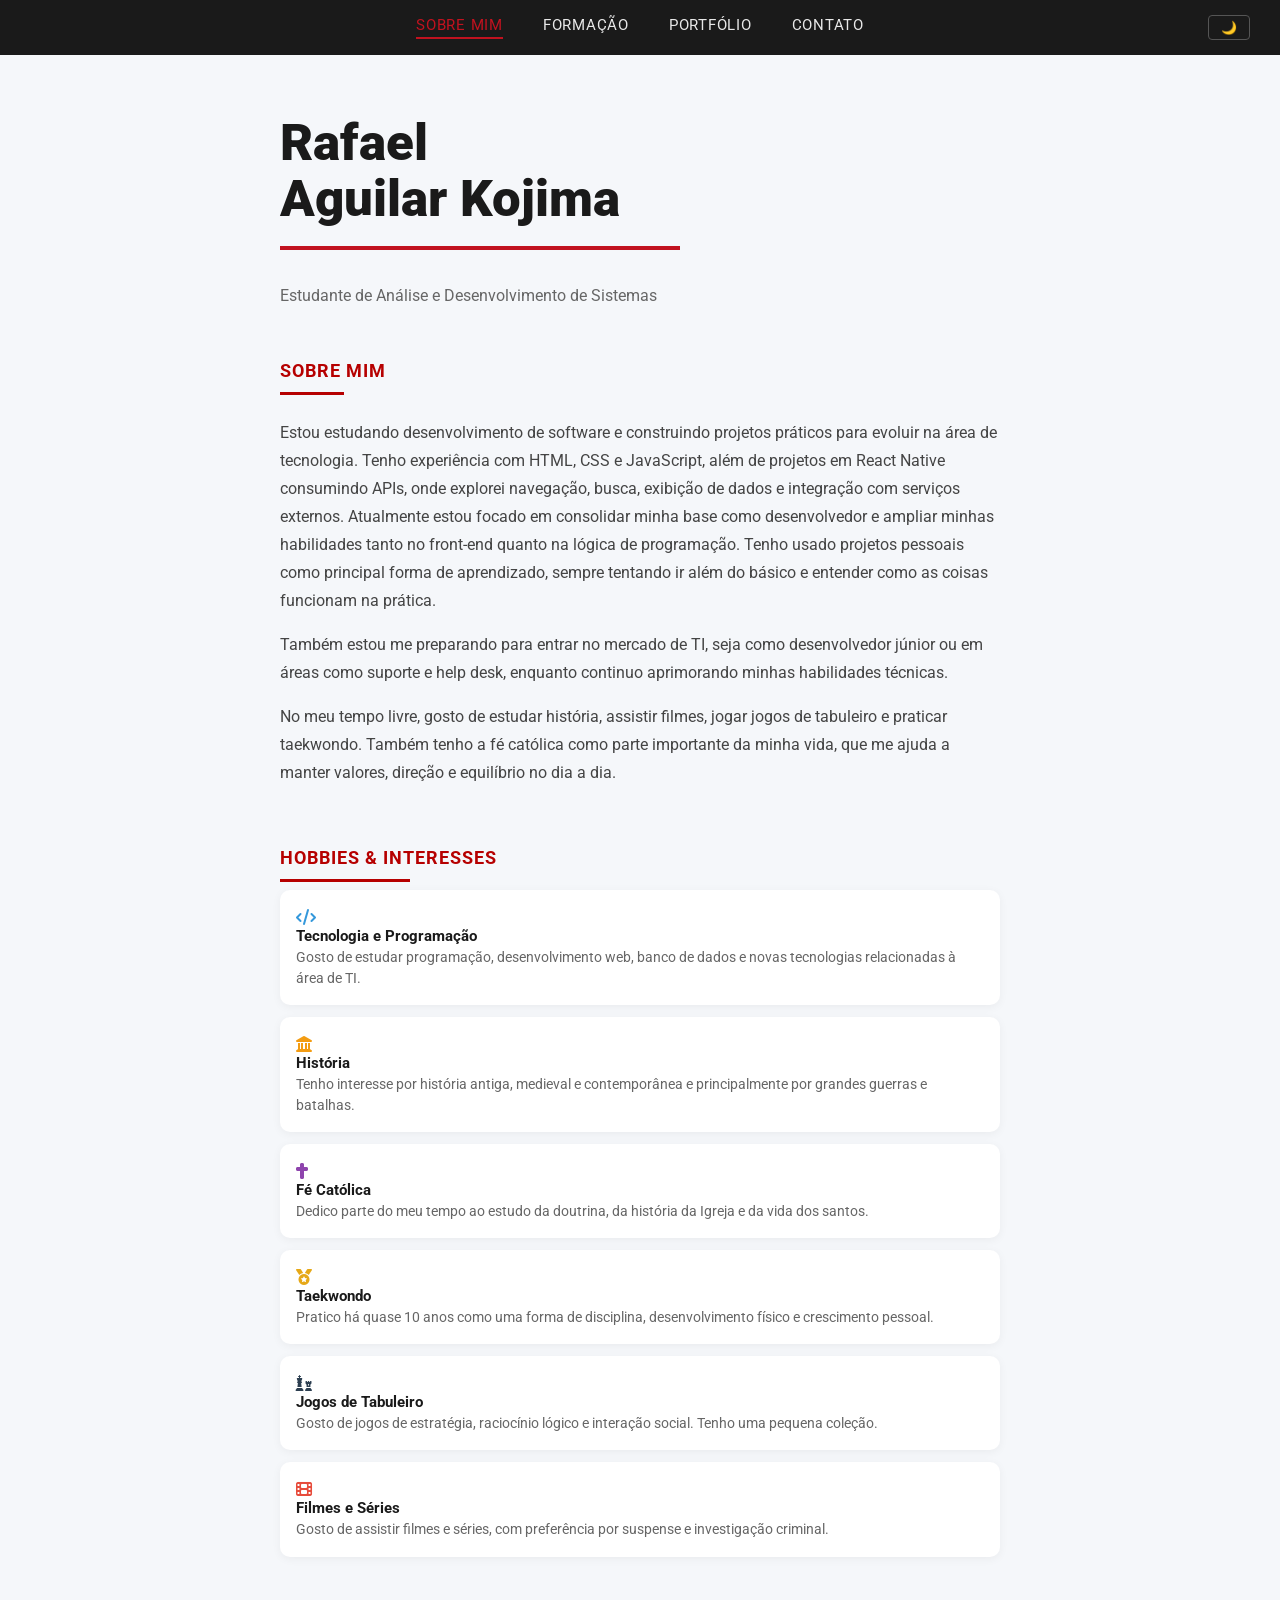
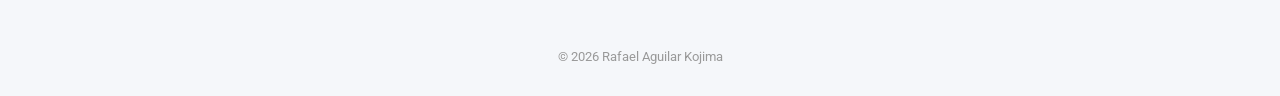
<file: index.html>
<!doctype html>
<html lang="pt-BR">
  <head>
    <meta charset="UTF-8" />
    <meta name="viewport" content="width=device-width, initial-scale=1.0"/>
    <title>Sobre Mim | Rafael Aguilar Kojima</title>
    <link rel="stylesheet" href="./CSS/style.css" />
    <link
      rel="stylesheet"
      href="https://cdnjs.cloudflare.com/ajax/libs/font-awesome/6.7.2/css/all.min.css"
    />
  </head>
  <body>
    <!--Menu de Navegação-->
    <nav>
      <div class="menu">
        <a href="index.html" class="active">Sobre Mim</a>
        <a href="formacao.html">Formação</a>
        <a href="portfolio.html">Portfólio</a>
        <a href="contato.html">Contato</a>
      </div>
      <button id="btn-tema">🌙</button>
    </nav>

    <!-- Conteúdo principal -->
    <main>
      <!--Apresentação do nome -->
      <section class="hero">
        <h1>Rafael<br />Aguilar Kojima</h1>
        <div class="hero-linha"></div>
        <p>Estudante de Análise e Desenvolvimento de Sistemas</p>
      </section>

      <!-- Texto detalhado sobre mim -->
      <h2>Sobre Mim</h2>
      <p>
        Estou estudando desenvolvimento de software e construindo projetos
        práticos para evoluir na área de tecnologia. Tenho experiência com HTML,
        CSS e JavaScript, além de projetos em React Native consumindo APIs, onde
        explorei navegação, busca, exibição de dados e integração com serviços
        externos. Atualmente estou focado em consolidar minha base como
        desenvolvedor e ampliar minhas habilidades tanto no front-end quanto na
        lógica de programação. Tenho usado projetos pessoais como principal
        forma de aprendizado, sempre tentando ir além do básico e entender como
        as coisas funcionam na prática.
      </p>

      <p>
        Também estou me preparando para entrar no mercado de TI, seja como
        desenvolvedor júnior ou em áreas como suporte e help desk, enquanto
        continuo aprimorando minhas habilidades técnicas.
      </p>

      <p>
        No meu tempo livre, gosto de estudar história, assistir filmes, jogar jogos de tabuleiro e praticar taekwondo. Também tenho a fé católica como parte importante da minha vida, que me ajuda a manter valores, direção e equilíbrio no dia a dia.
      </p>

      <!-- Hobbies e Interesses e uma pequena descrição -->
      <h2>Hobbies & Interesses</h2>
      <ul class="hobbies">
        <li>
          <i class="fa-solid fa-code" style="color: #3498db"></i>
          <div>
            <strong>Tecnologia e Programação</strong>
            <span
              >Gosto de estudar programação, desenvolvimento web, banco de dados
              e novas tecnologias relacionadas à área de TI.</span
            >
          </div>
        </li>
        <li>
          <i class="fa-solid fa-landmark" style="color: #f39c12"></i>
          <div>
            <strong>História</strong>
            <span
              >Tenho interesse por história antiga, medieval e contemporânea e
              principalmente por grandes guerras e batalhas.</span
            >
          </div>
        </li>
        <li>
          <i class="fa-solid fa-cross" style="color: #8e44ad"></i>
          <div>
            <strong>Fé Católica</strong>
            <span
              >Dedico parte do meu tempo ao estudo da doutrina, da história da
              Igreja e da vida dos santos.</span
            >
          </div>
        </li>
        <li>
          <i class="fa-solid fa-medal" style="color: #e6a817"></i>
          <div>
            <strong>Taekwondo</strong>
            <span
              >Pratico há quase 10 anos como uma forma de disciplina,
              desenvolvimento físico e crescimento pessoal.</span
            >
          </div>
        </li>
        <li>
          <i class="fa-solid fa-chess" style="color: #2c3e50"></i>
          <div>
            <strong>Jogos de Tabuleiro</strong>
            <span
              >Gosto de jogos de estratégia, raciocínio lógico e interação
              social. Tenho uma pequena coleção.</span
            >
          </div>
        </li>
        <li>
          <i class="fa-solid fa-film" style="color: #e74c3c"></i>
          <div>
            <strong>Filmes e Séries</strong>
            <span
              >Gosto de assistir filmes e séries, com preferência por suspense e
              investigação criminal.</span
            >
          </div>
        </li>
      </ul>
    </main>

    <!--Rodapé da Página-->
    <footer>© 2026 Rafael Aguilar Kojima</footer>
    <script src="./JS/script.js"></script>
  </body>
</html>
</file>
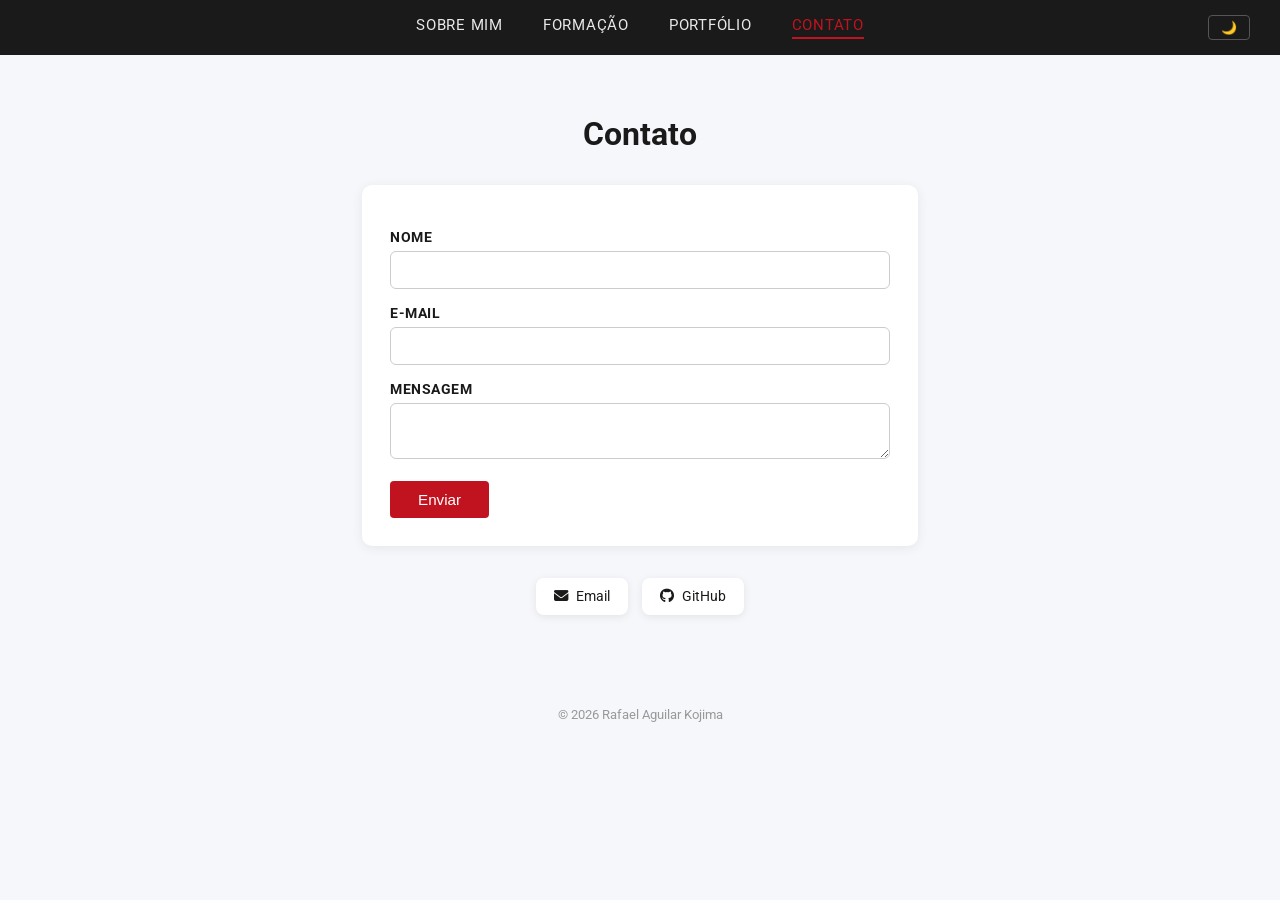
<file: contato.html>
<!doctype html>
<html lang="pt-BR">
  <head>
    <meta charset="UTF-8" />
    <meta name="viewport" content="width=device-width, initial-scale=1.0" />
    <title>Contato | Rafael Aguilar Kojima</title>
    <link rel="stylesheet" href="./CSS/style.css"/>
    <link
      rel="stylesheet"
      href="https://cdnjs.cloudflare.com/ajax/libs/font-awesome/6.7.2/css/all.min.css"
    />
  </head>
  <body>
    <!-- Menu de Navegação -->
    <nav>
      <div class="menu">
        <a href="index.html">Sobre Mim</a>
        <a href="formacao.html">Formação</a>
        <a href="portfolio.html">Portfólio</a>
        <a href="contato.html" class="active">Contato</a>
      </div>

      <button id="btn-tema">🌙</button>
    </nav>

    <!-- Conteúdo principal -->
    <main>
      <h1 class="tituloContato">Contato</h1>

      <!-- Formulário de Contato -->
      <form id="form-contato" class="formulario">
        <label>Nome</label>
        <input type="text" id="nome" />

        <label>E-mail</label>
        <input type="email" id="email" />

        <label>Mensagem</label>
        <textarea id="mensagem"></textarea>

        <button type="submit">Enviar</button>
      </form>

      <!--Links para contatos como email e github-->
      <div class="contatos">
        <a
          href="https://mail.google.com/mail/?view=cm&fs=1&to=kojimarafael12@gmail.com"
          target="_blank">
          
          <i class="fa-solid fa-envelope"></i>
          Email
        </a>

        <a href="https://github.com/Rafael-Kojima" target="_blank">
          <i class="fa-brands fa-github"></i>
          GitHub
        </a>
      </div>
    </main>

    <footer>© 2026 Rafael Aguilar Kojima</footer>

   
    <!-- Modal Estilizado ao enviar mensagem -->
    <div id="modal-sucesso" class="modal">
      <div class="modal-caixa">
        <h3>Mensagem enviada!</h3>
        <p>Sua mensagem foi enviada com sucesso.</p>
        <button
          id="fechar-modal"
          onclick="
            document.getElementById('modal-sucesso').classList.remove('visivel') ">OK
        </button>
      </div>
    </div>

     <script src="./JS/script.js"></script>
  </body>
</html>
</file>
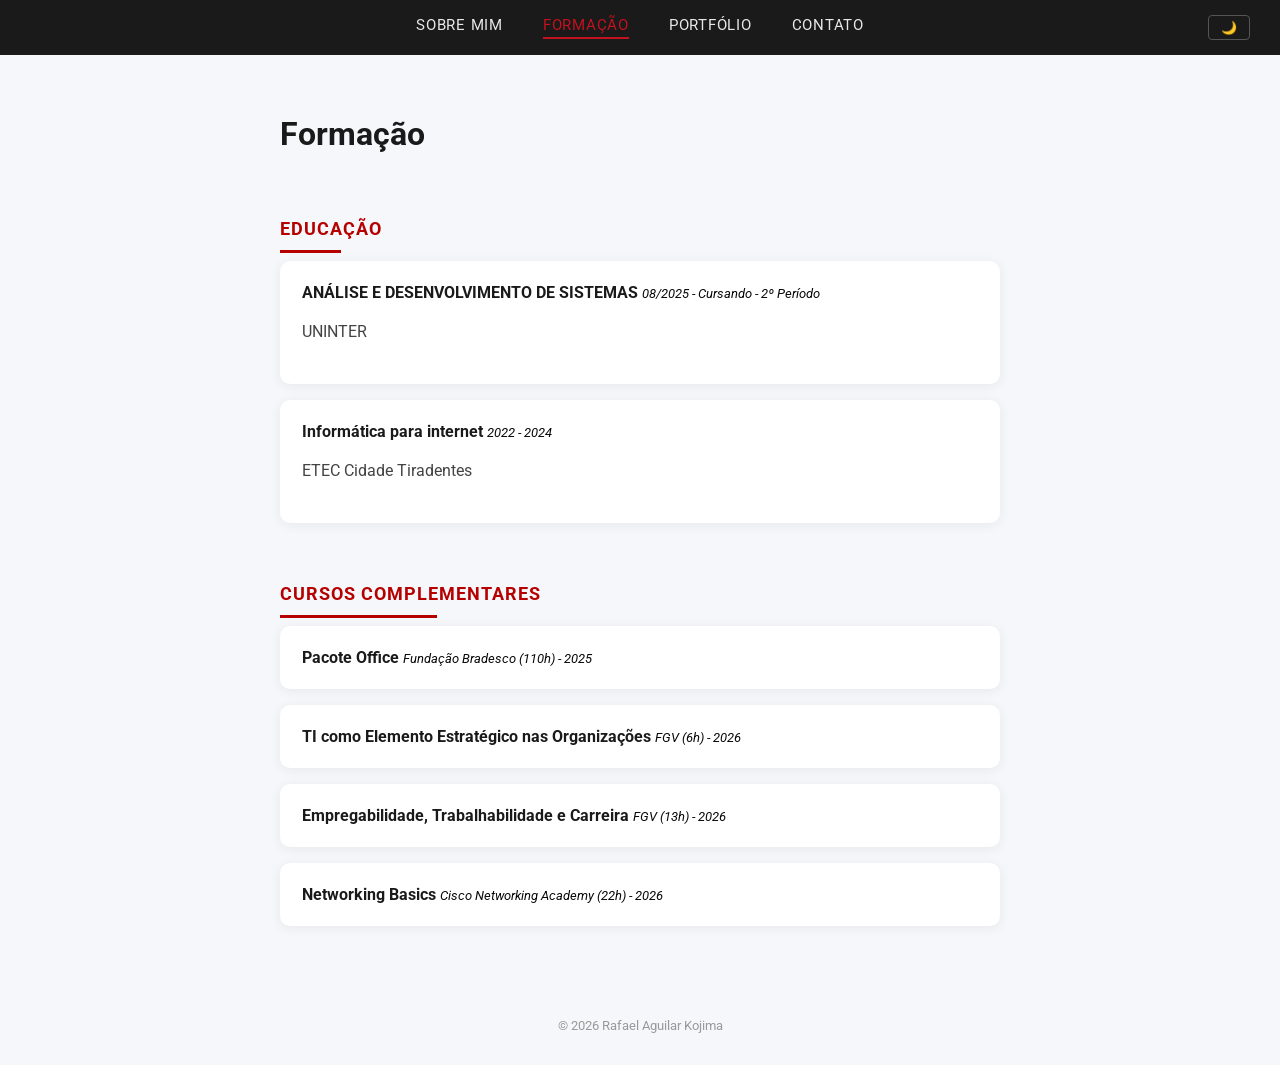
<file: formacao.html>
<!doctype html>
<html lang="pt-BR">
  <head>
    <meta charset="UTF-8" />
    <meta name="viewport" content="width=device-width, initial-scale=1.0" />
    <title>Formação | Rafael Aguilar Kojima</title>
    <link rel="stylesheet" href="./CSS/style.css" />
  </head>
  <body>
    <!--Menu de Navegação-->
    <nav>
      <div class="menu">
        <a href="index.html">Sobre Mim</a>
        <a href="formacao.html" class="active">Formação</a>
        <a href="portfolio.html">Portfólio</a>
        <a href="contato.html">Contato</a>
      </div>

      <button id="btn-tema">🌙</button>
    </nav>

    <!-- Conteúdo principal -->
    <main>
      <!--Cards com as minhas formações-->
      <h1>Formação</h1>

      <h2>Educação</h2>

      <div class="card">
        <strong>ANÁLISE E DESENVOLVIMENTO DE SISTEMAS</strong>
        <small> 08/2025 - Cursando - 2º Período</small>
        <p>UNINTER</p>
      </div>

      <div class="card">
        <strong>Informática para internet </strong>
        <small> 2022 - 2024</small>
        <p>ETEC Cidade Tiradentes</p>
      </div>

      <!--Card com os meus cursos complementares-->

      <h2>Cursos Complementares</h2>

      <div class="card">
        <strong>Pacote Office</strong>
        <small> Fundação Bradesco (110h) - 2025</small>
      </div>

      <div class="card">
        <strong>TI como Elemento Estratégico nas Organizações</strong>
        <small> FGV (6h) - 2026</small>
      </div>

      <div class="card">
        <strong>Empregabilidade, Trabalhabilidade e Carreira</strong>
        <small> FGV (13h) - 2026</small>
      </div>

      <div class="card">
        <strong>Networking Basics</strong>
        <small> Cisco Networking Academy (22h) - 2026</small>
      </div>
    </main>

    <!--Rodapé da Página-->
    <footer>© 2026 Rafael Aguilar Kojima</footer>
    <script src="./JS/script.js"></script>
  </body>
</html>
</file>
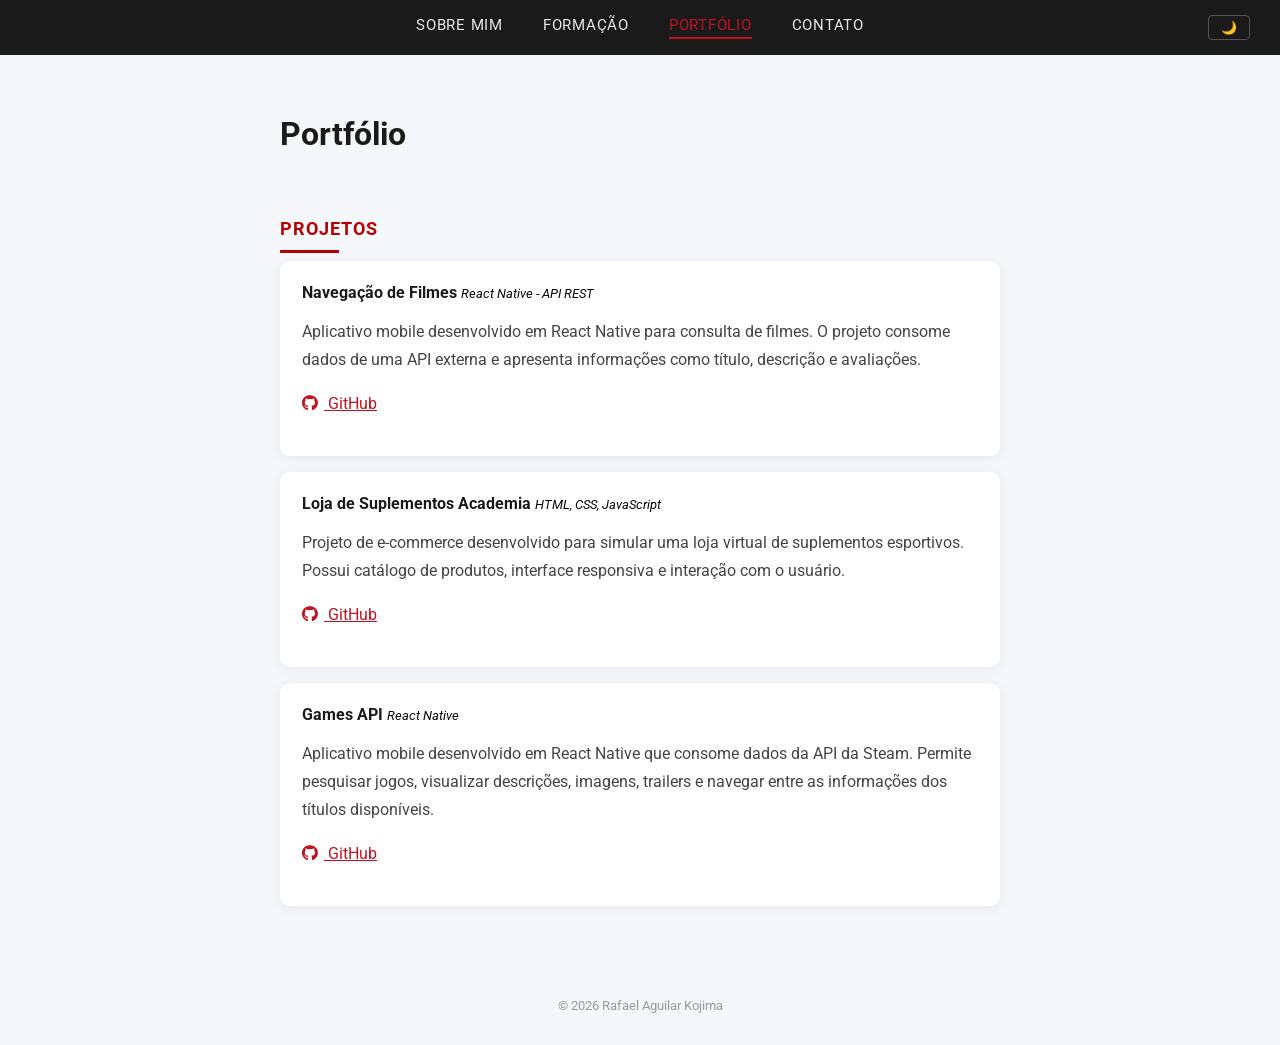
<file: portfolio.html>
<!doctype html>
<html lang="pt-BR">
  <head>
    <meta charset="UTF-8" />
    <meta name="viewport" content="width=device-width, initial-scale=1.0" />
    <title>Portfólio | Rafael Aguilar Kojima</title>
    <link rel="stylesheet" href="./CSS/style.css"/>
    <link
      rel="stylesheet"
      href="https://cdnjs.cloudflare.com/ajax/libs/font-awesome/6.7.2/css/all.min.css"
    />
  </head>
  <body>
    <!-- Menu de Navegação -->
    <nav>
      <div class="menu">
        <a href="index.html">Sobre Mim</a>
        <a href="formacao.html">Formação</a>
        <a href="portfolio.html" class="active">Portfólio</a>
        <a href="contato.html">Contato</a>
      </div>

      <button id="btn-tema">🌙</button>
    </nav>

    <!-- Conteúdo principal -->
    <main>
      <h1>Portfólio</h1>

      <h2>Projetos</h2>


      <!--Cards com os meus projetos-->
      <!--Há o nome, tecnologias utilizadas e uma breve descrição-->
      <div class="card">
        <strong>Navegação de Filmes</strong>
        <small> React Native - API REST</small>
        <p>
          Aplicativo mobile desenvolvido em React Native para consulta de
          filmes. O projeto consome dados de uma API externa e apresenta
          informações como título, descrição e avaliações.
        </p>
        <p>
          <a
           href="https://github.com/Rafael-Kojima/NavegacaoFilmes" target="_blank" >
           <i class="fa-brands fa-github"></i> GitHub
          </a>
        </p>
      </div>
      <div class="card">
        <strong>Loja de Suplementos Academia</strong>
        <small> HTML, CSS, JavaScript </small>
        <p>
          Projeto de e-commerce desenvolvido para simular uma loja virtual de
          suplementos esportivos. Possui catálogo de produtos, interface
          responsiva e interação com o usuário.
        </p>
        <p>
          <a href="https://github.com/Rafael-Kojima/loja-virtual" target="_blank">
            <i class="fa-brands fa-github"></i> GitHub
          </a> 
        </p>
      </div>

      <div class="card">
        <strong>Games API</strong>
        <small> React Native</small>
        <p>
          Aplicativo mobile desenvolvido em React Native que consome dados da
          API da Steam. Permite pesquisar jogos, visualizar descrições, imagens,
          trailers e navegar entre as informações dos títulos disponíveis.
        </p>
        <p>
         <a href="https://github.com/Rafael-Kojima/GamesAPI" target="_blank">
          <i class="fa-brands fa-github"></i> GitHub
         </a>
        </p>
      </div>
    </main>

    <!--Rodapé da Página-->
    <footer>© 2026 Rafael Aguilar Kojima</footer>
    <script src="./JS/script.js"></script>
  </body>
</html>
</file>
<file: CSS/style.css>
@import url("https://fonts.googleapis.com/css2?family=Roboto:wght@400;700;900&display=swap");

/* Importação de fonte para ficar mais profissional */


/*Estilos Gerais */
body {
  font-family: "Roboto", sans-serif;
  margin: 0;
  background: #f5f7fa;
  color: #1a1a1a;
  transition: background 0.3s ease, color 0.3s ease;

}

body.dark {
  background: #181818;
  color: #e8e8e8;
}

/* ESTILOS PARA O MENU*/
nav {
  display: flex;
  justify-content: center;
  align-items: center;
  position: relative;
  background: #1a1a1a;
  padding: 16px;
}

.menu {
  display: flex;
  gap: 40px;
}

nav a {
  color: #e8e8e8;
  text-decoration: none;
  font-size: 15px;
  letter-spacing: 0.05em;
  text-transform: uppercase;
}

nav a:hover {
  color: #c1121f;
}
nav a.active {
  color: #c1121f;
  border-bottom: 2px solid #c1121f;
  padding-bottom: 3px;
}

#btn-tema {
  position: absolute;
  right: 30px;
  background: none;
  border: 1px solid #555;
  color: #c1121f;
  padding: 4px 12px;
  cursor: pointer;
  border-radius: 4px;
  font-size: 0.8rem;
}

/* Estilos Gerais para o conteúdo principal */
main {
  max-width: 720px;
  margin: 60px auto;
  padding: 0 24px;
}

/* Estilos para a seção do nome principal presente no sobre mim, sendo chamada de Hero */
.hero h1 {
  font-size: 3.2rem;
  font-weight: 900;
  line-height: 1.1;
  margin: 0 0 12px;
  color: #1a1a1a;
}

body.dark .hero h1 {
  color: #f0f0f0;
}

.hero p {
  font-size: 1rem;
  color: #666;
  margin: 0 0 6px;
}

body.dark .hero p {
  color: #999;
}

.hero-linha {
  width: 400px;
  height: 4px;
  background: #c1121f;
  margin: 18px 0 32px;
}

h2 {
  font-size: 18px;
  text-transform: uppercase;
  letter-spacing: 1px;
  color: #b60000;
  margin: 44px 0 16px;
  display: inline-block;
  position: relative;
  padding-bottom: 6px;
}

h2::after {
  content: "";
  position: absolute;
  left: 0;
  bottom: -8px;
  width: 60%;
  height: 3px;
  background: #b60000;
}

p {
  line-height: 1.75;
  color: #444;
}
body.dark p {
  color: #bbb;
}

a {
  color: #c1121f;
}

/* ESTILOS PARA A SEÇÃO DE HOBBIES */
.hobbies {
  list-style: none;
  padding: 0;
  margin: 0;
}

.hobbies li{
    background:white;
    padding:16px;
    border-radius:10px;
    margin-bottom:12px;
    box-shadow:0 2px 10px rgba(0,0,0,.05);
}

body.dark .hobbies li{
    background:#222;
}

.hobbies li i {
  margin-top: 3px;
  font-size: 1rem;
  width: 18px;
  flex-shrink: 0;
}

.hobbies li strong {
  display: block;
  font-size: 0.95rem;
  margin-bottom: 2px;
  color: #1a1a1a;
}
body.dark .hobbies li strong {
  color: #e8e8e8;
}
.hobbies li span {
  font-size: 0.88rem;
  color: #666;
  line-height: 1.5;
}
body.dark .hobbies li span {
  color: #747474;
}

/* ESTILO PARA CARDS (formação / portfólio) */
.card {
  background: white;
  border-radius: 10px;
  padding: 22px;
  margin-bottom: 16px;
  box-shadow: 0 2px 12px rgba(49, 49, 49, 0.07);
  transition: transform 0.2s;
}

.card:hover {
  transform: translateY(-3px);
}
body.dark .card  {
  background: #222;
}
.card small {
  color: #0a0808;
  font-style: italic;
}

body.dark .card small {
  color: #e8e8e8;
}

.card a i {
  margin-right: 6px;
}

/* ESTILOS PARA O FORMULÁRIO DE CONTATO */
.formulario {
  max-width: 500px;
  margin: 32px auto;
  padding: 28px;
  background: white;
  border-radius: 10px;
  box-shadow: 0 2px 12px rgba(0, 0, 0, 0.07);
}

body.dark .formulario {
  background: #222;
}

label {
  display: block;
  margin-top: 16px;
  font-size: 0.85rem;
  font-weight: bold;
  text-transform: uppercase;
  letter-spacing: 0.04em;
}

input,
textarea {
  width: 100%;
  margin-top: 6px;
  padding: 9px 12px;
  border: 1px solid #ccc;
  border-radius: 6px;
  font-family: "Roboto", sans-serif;
  font-size: 0.95rem;
  box-sizing: border-box;
  background: #fff;
  color: #1a1a1a;
}

body.dark input,
body.dark textarea {
  background: #2a2a2a;
  border-color: #444;
  color: #e8e8e8;
}

input:focus,
textarea:focus {
  outline: none;
  border-color: #c1121f;
  box-shadow: 0 0 0 3px rgba(193, 18, 31, 0.12);
}
input.erro,
textarea.erro {
  border-color: #c1121f;
}

.msg-erro {
  color: #c1121f;
  font-size: 0.8rem;
  display: none;
}
.msg-erro.visivel {
  display: block;
}

button[type="submit"] {
  margin-top: 18px;
  background: #c1121f;
  color: #fff;
  border: none;
  padding: 10px 28px;
  cursor: pointer;
  font-size: 0.95rem;
  border-radius: 4px;
}

button[type="submit"]:hover {
  background: #a00;
}

/* Links de contato */

.tituloContato {
  text-align: center;
  margin-top: 32px;
}

.contatos{
    display:flex;
    justify-content:center;
    align-items:center;
    gap:14px;
    flex-wrap:wrap;
    margin:24px 0;
}

.contatos a {
  display: flex;
  align-items: center;
  gap: 8px;
  text-decoration: none;
  color: #1a1a1a;
  padding: 10px 18px;
  border-radius: 8px;
  background: white;
  box-shadow: 0 2px 8px rgba(0, 0, 0, 0.08);
  font-size: 0.9rem;
  transition: transform 0.2s;
}

.contatos a:hover {
  transform: translateY(-2px);
}
body.dark .contatos a {
  background: #222;
  color: #e8e8e8;
}

/* ESTILOS PARA O MODAL DE SUCESSO */
.modal {
  display: none;
  position: fixed;
  inset: 0;
  background: rgba(0, 0, 0, 0.6);
  align-items: center;
  justify-content: center;
}
.modal.visivel {
  display: flex;
}
.modal-caixa {
  background: #fff;
  padding: 36px;
  border-radius: 10px;
  text-align: center;
  max-width: 320px;
  width: 90%;
}
body.dark .modal-caixa {
  background: #222;
}
.modal-caixa button {
  margin-top: 16px;
  background: #c1121f;
  color: #fff;
  border: none;
  padding: 8px 22px;
  border-radius: 4px;
  cursor: pointer;
}

.modal-caixa button:hover {
  background: #a00;
}

/* ESTILOS PARA O RODAPÉ */
footer {
  text-align: center;
  padding: 32px;
  font-size: 13px;
  color: #999;
}
</file>
